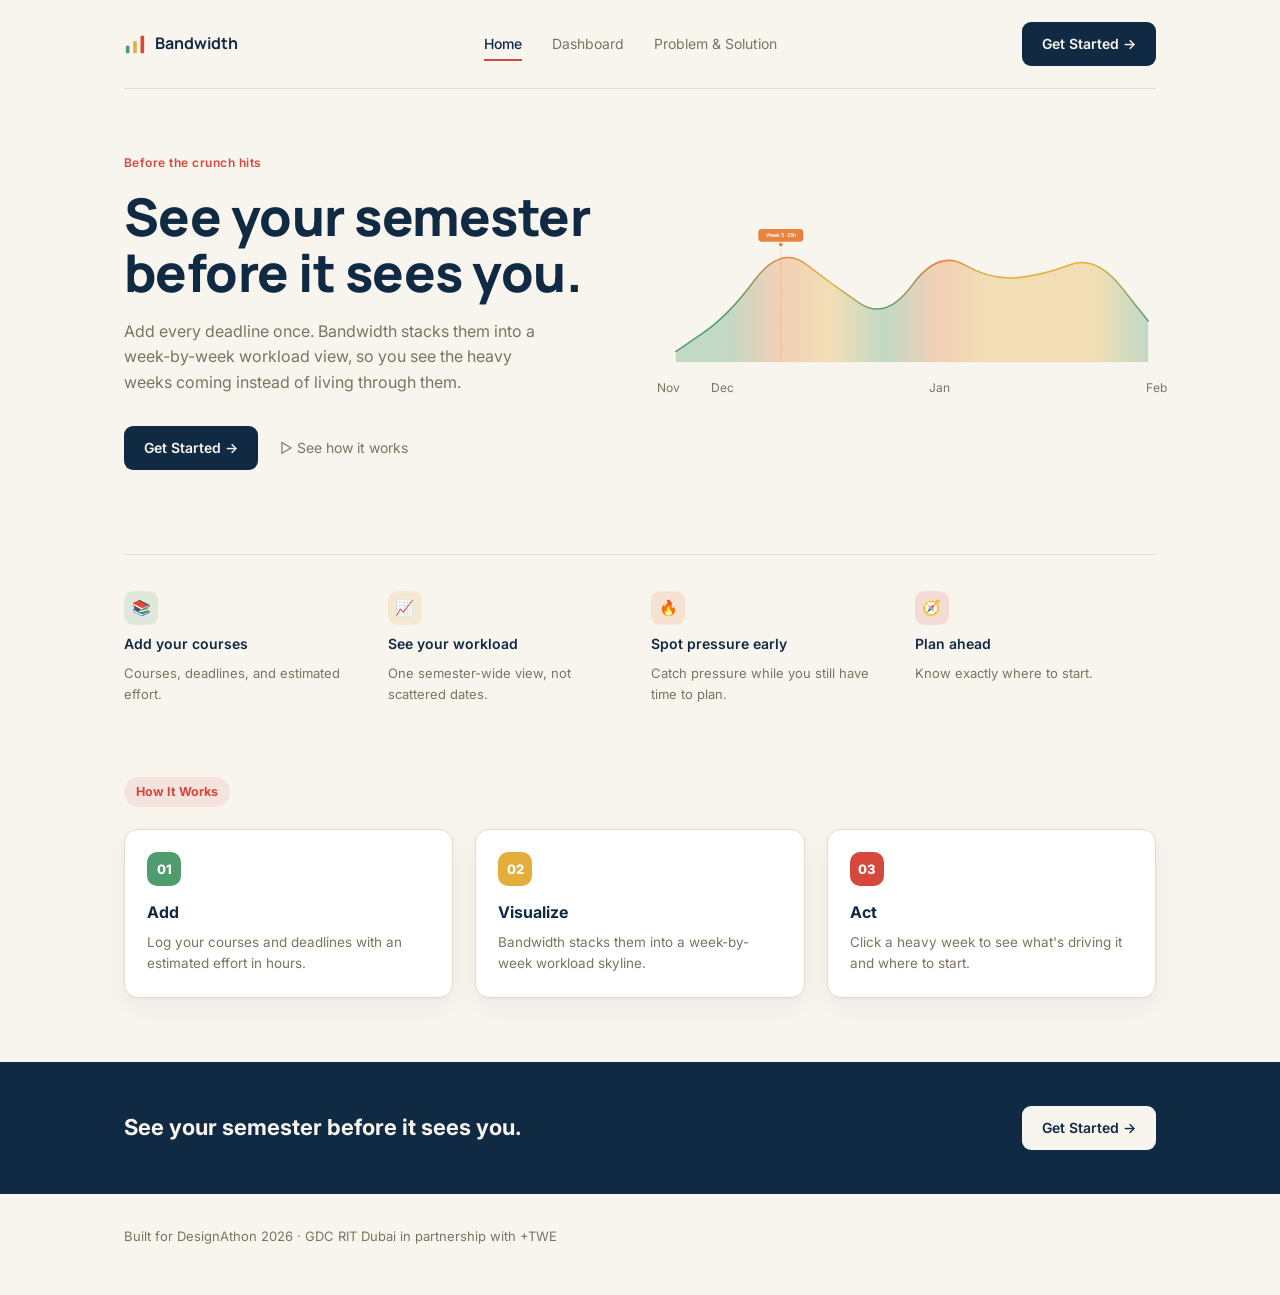
<file: index.html>
<!DOCTYPE html>
<html lang="en">
<head>
<meta charset="UTF-8" />
<meta name="viewport" content="width=device-width, initial-scale=1.0" />
<title>Bandwidth — see your semester before it sees you</title>
<link rel="icon" type="image/svg+xml" href="favicon.svg" />
<meta property="og:title" content="Bandwidth — see your semester before it sees you" />
<meta property="og:description" content="A week-by-week workload skyline for your semester, so crunch weeks show up before they happen." />
<meta property="og:image" content="https://insia-8.github.io/Bandwidth/og-image.png" />
<meta property="og:type" content="website" />
<meta property="og:url" content="https://insia-8.github.io/Bandwidth/" />
<meta name="twitter:card" content="summary_large_image" />
<link rel="stylesheet" href="style.css" />
</head>
<body>

<div class="wrap">
  <nav class="topnav">
    <a href="index.html" class="logo">
      <svg viewBox="0 0 24 24" fill="none" xmlns="http://www.w3.org/2000/svg">
        <rect x="2" y="14" width="4" height="8" rx="1" fill="#4F9D6E"/>
        <rect x="10" y="9" width="4" height="13" rx="1" fill="#E3AE3C"/>
        <rect x="18" y="3" width="4" height="19" rx="1" fill="#D6483C"/>
      </svg>
      Bandwidth
    </a>
    <div class="nav-links">
      <a href="index.html" class="active">Home</a>
      <a href="dashboard.html">Dashboard</a>
      <a href="problem-solution.html">Problem &amp; Solution</a>
    </div>
    <a href="dashboard.html" class="btn-primary">Get Started →</a>
  </nav>

  <section class="home-hero">
    <div>
      <p class="eyebrow">Before the crunch hits</p>
      <h1>See your semester before it sees you.</h1>
      <p class="lead">Add every deadline once. Bandwidth stacks them into a week-by-week workload view, so you see the heavy weeks coming instead of living through them.</p>
      <div class="hero-actions">
        <a href="dashboard.html" class="btn-primary">Get Started →</a>
        <a href="problem-solution.html" class="watch-link">▷ See how it works</a>
      </div>
    </div>
    <div class="home-skyline-wrap">
      <div id="home-chart"></div>
      <div class="home-month-labels" id="home-chart-labels"></div>
    </div>
  </section>

  <div class="value-props">
    <div class="value-prop reveal" style="transition-delay:0s;">
      <span class="icon-badge" style="background:rgba(79,157,110,0.14);">📚</span>
      <h4>Add your courses</h4>
      <p>Courses, deadlines, and estimated effort.</p>
    </div>
    <div class="value-prop reveal" style="transition-delay:0.08s;">
      <span class="icon-badge" style="background:rgba(227,174,60,0.16);">📈</span>
      <h4>See your workload</h4>
      <p>One semester-wide view, not scattered dates.</p>
    </div>
    <div class="value-prop reveal" style="transition-delay:0.16s;">
      <span class="icon-badge" style="background:rgba(232,130,60,0.16);">🔥</span>
      <h4>Spot pressure early</h4>
      <p>Catch pressure while you still have time to plan.</p>
    </div>
    <div class="value-prop reveal" style="transition-delay:0.24s;">
      <span class="icon-badge" style="background:rgba(214,72,60,0.14);">🧭</span>
      <h4>Plan ahead</h4>
      <p>Know exactly where to start.</p>
    </div>
  </div>

  <div class="how-it-works">
    <p class="section-label">How It Works</p>
    <div class="how-steps">
      <div class="how-step reveal" style="transition-delay:0s;">
        <span class="how-num">01</span>
        <h4>Add</h4>
        <p>Log your courses and deadlines with an estimated effort in hours.</p>
      </div>
      <div class="how-step reveal" style="transition-delay:0.08s;">
        <span class="how-num">02</span>
        <h4>Visualize</h4>
        <p>Bandwidth stacks them into a week-by-week workload skyline.</p>
      </div>
      <div class="how-step reveal" style="transition-delay:0.16s;">
        <span class="how-num">03</span>
        <h4>Act</h4>
        <p>Click a heavy week to see what's driving it and where to start.</p>
      </div>
    </div>
  </div>

</div>

<section class="closing-band reveal">
  <div class="wrap closing-band-inner">
    <p>See your semester before it sees you.</p>
    <a href="dashboard.html" class="btn-primary btn-light">Get Started →</a>
  </div>
</section>

<div class="wrap">
  <footer>Built for DesignAthon 2026 · GDC RIT Dubai in partnership with +TWE</footer>
</div>

<script src="app.js"></script>
</body>
</html>
</file>
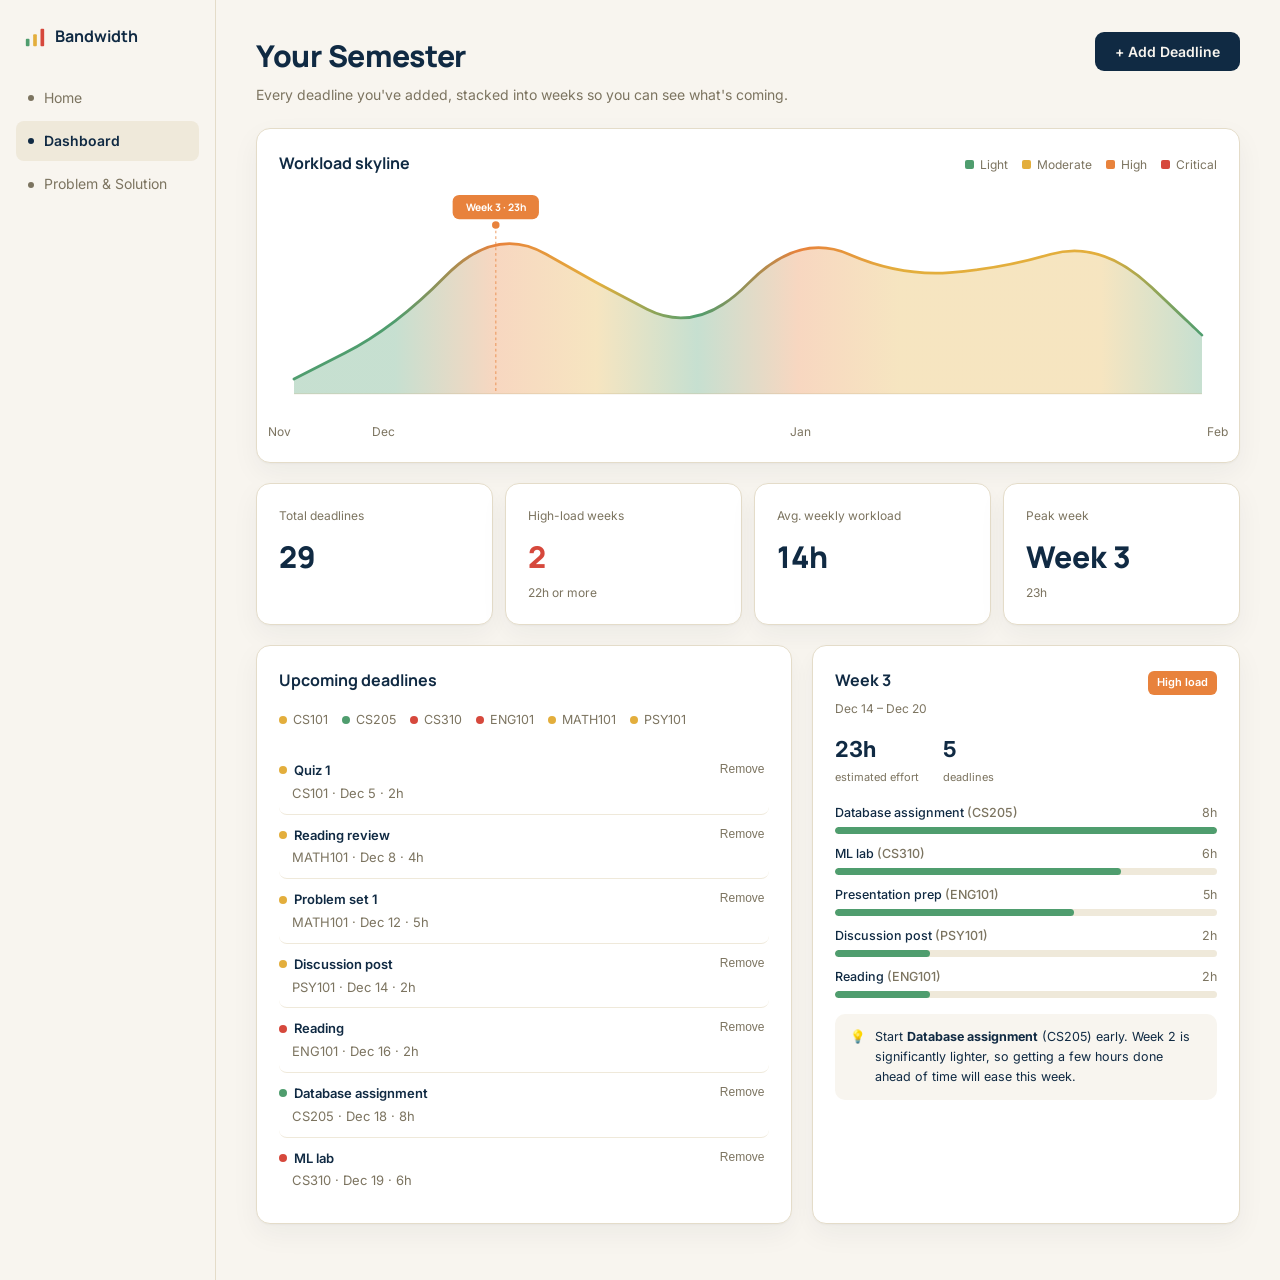
<file: dashboard.html>
<!DOCTYPE html>
<html lang="en">
<head>
<meta charset="UTF-8" />
<meta name="viewport" content="width=device-width, initial-scale=1.0" />
<title>Your Semester — Bandwidth</title>
<link rel="icon" type="image/svg+xml" href="favicon.svg" />
<meta property="og:title" content="Bandwidth — see your semester before it sees you" />
<meta property="og:description" content="A week-by-week workload skyline for your semester, so crunch weeks show up before they happen." />
<meta property="og:image" content="https://insia-8.github.io/Bandwidth/og-image.png" />
<meta property="og:type" content="website" />
<meta property="og:url" content="https://insia-8.github.io/Bandwidth/" />
<meta name="twitter:card" content="summary_large_image" />
<link rel="stylesheet" href="style.css" />
</head>
<body>

<div class="dash-shell">
  <aside class="sidebar">
    <a href="index.html" class="logo">
      <svg viewBox="0 0 24 24" fill="none" xmlns="http://www.w3.org/2000/svg">
        <rect x="2" y="14" width="4" height="8" rx="1" fill="#4F9D6E"/>
        <rect x="10" y="9" width="4" height="13" rx="1" fill="#E3AE3C"/>
        <rect x="18" y="3" width="4" height="19" rx="1" fill="#D6483C"/>
      </svg>
      Bandwidth
    </a>
    <nav class="sidebar-nav">
      <a href="index.html"><span class="dot-icon"></span>Home</a>
      <a href="dashboard.html" class="active"><span class="dot-icon"></span>Dashboard</a>
      <a href="problem-solution.html"><span class="dot-icon"></span>Problem &amp; Solution</a>
    </nav>
  </aside>

  <main class="dash-main">
    <div class="dash-header">
      <div>
        <h1>Your Semester</h1>
        <p>Every deadline you've added, stacked into weeks so you can see what's coming.</p>
      </div>
      <button class="btn-primary" id="open-add-modal">+ Add Deadline</button>
    </div>

    <div class="card skyline-card">
      <div class="skyline-card-head">
        <p class="card-title" style="margin:0;">Workload skyline</p>
        <div class="skyline-legend">
          <span><span class="swatch" style="background:var(--low)"></span>Light</span>
          <span><span class="swatch" style="background:var(--mid)"></span>Moderate</span>
          <span><span class="swatch" style="background:var(--high)"></span>High</span>
          <span><span class="swatch" style="background:var(--crunch)"></span>Critical</span>
        </div>
      </div>
      <div class="skyline-svg-wrap" id="chart"></div>
      <div class="skyline-labels" id="chart-labels"></div>
    </div>

    <div class="stat-grid">
      <div class="card">
        <p class="stat-label">Total deadlines</p>
        <p class="stat-value" id="stat-total">–</p>
      </div>
      <div class="card">
        <p class="stat-label">High-load weeks</p>
        <p class="stat-value crunch" id="stat-highweeks">–</p>
        <p class="stat-sub">22h or more</p>
      </div>
      <div class="card">
        <p class="stat-label">Avg. weekly workload</p>
        <p class="stat-value" id="stat-avg">–</p>
      </div>
      <div class="card">
        <p class="stat-label">Peak week</p>
        <p class="stat-value" id="stat-peak">–</p>
        <p class="stat-sub" id="stat-peak-sub"></p>
      </div>
    </div>

    <div class="dash-lower">
      <div class="card">
        <p class="card-title">Upcoming deadlines</p>
        <div id="course-legend"></div>
        <div id="deadlines-list"></div>
      </div>
      <div class="card" id="week-detail"></div>
    </div>
  </main>
</div>

<div class="modal-overlay" id="modal-overlay">
  <div class="modal">
    <div style="display:flex;justify-content:space-between;align-items:center;">
      <h3>Add a deadline</h3>
      <button type="button" id="close-add-modal" aria-label="Close" style="background:none;border:none;color:var(--muted);font-size:18px;cursor:pointer;line-height:1;margin-top:-18px;">×</button>
    </div>
    <form id="add-form">
      <div class="field">
        <label for="f-course">Course</label>
        <input type="text" id="f-course" placeholder="e.g. CS205" required />
      </div>
      <div class="field">
        <label for="f-title">Assignment name</label>
        <input type="text" id="f-title" placeholder="e.g. Database assignment" required />
      </div>
      <div class="field">
        <label for="f-date">Due date</label>
        <input type="date" id="f-date" required />
      </div>
      <div class="field">
        <label for="f-hours">Estimated effort (hours)</label>
        <input type="number" id="f-hours" min="0.5" step="0.5" placeholder="e.g. 6" required />
      </div>
      <p class="form-error" id="form-error"></p>
      <div class="modal-actions">
        <button type="button" class="btn-secondary" id="cancel-add-modal">Cancel</button>
        <button type="submit" class="btn-primary">Save Deadline</button>
      </div>
    </form>
  </div>
</div>

<script src="app.js"></script>
</body>
</html>
</file>
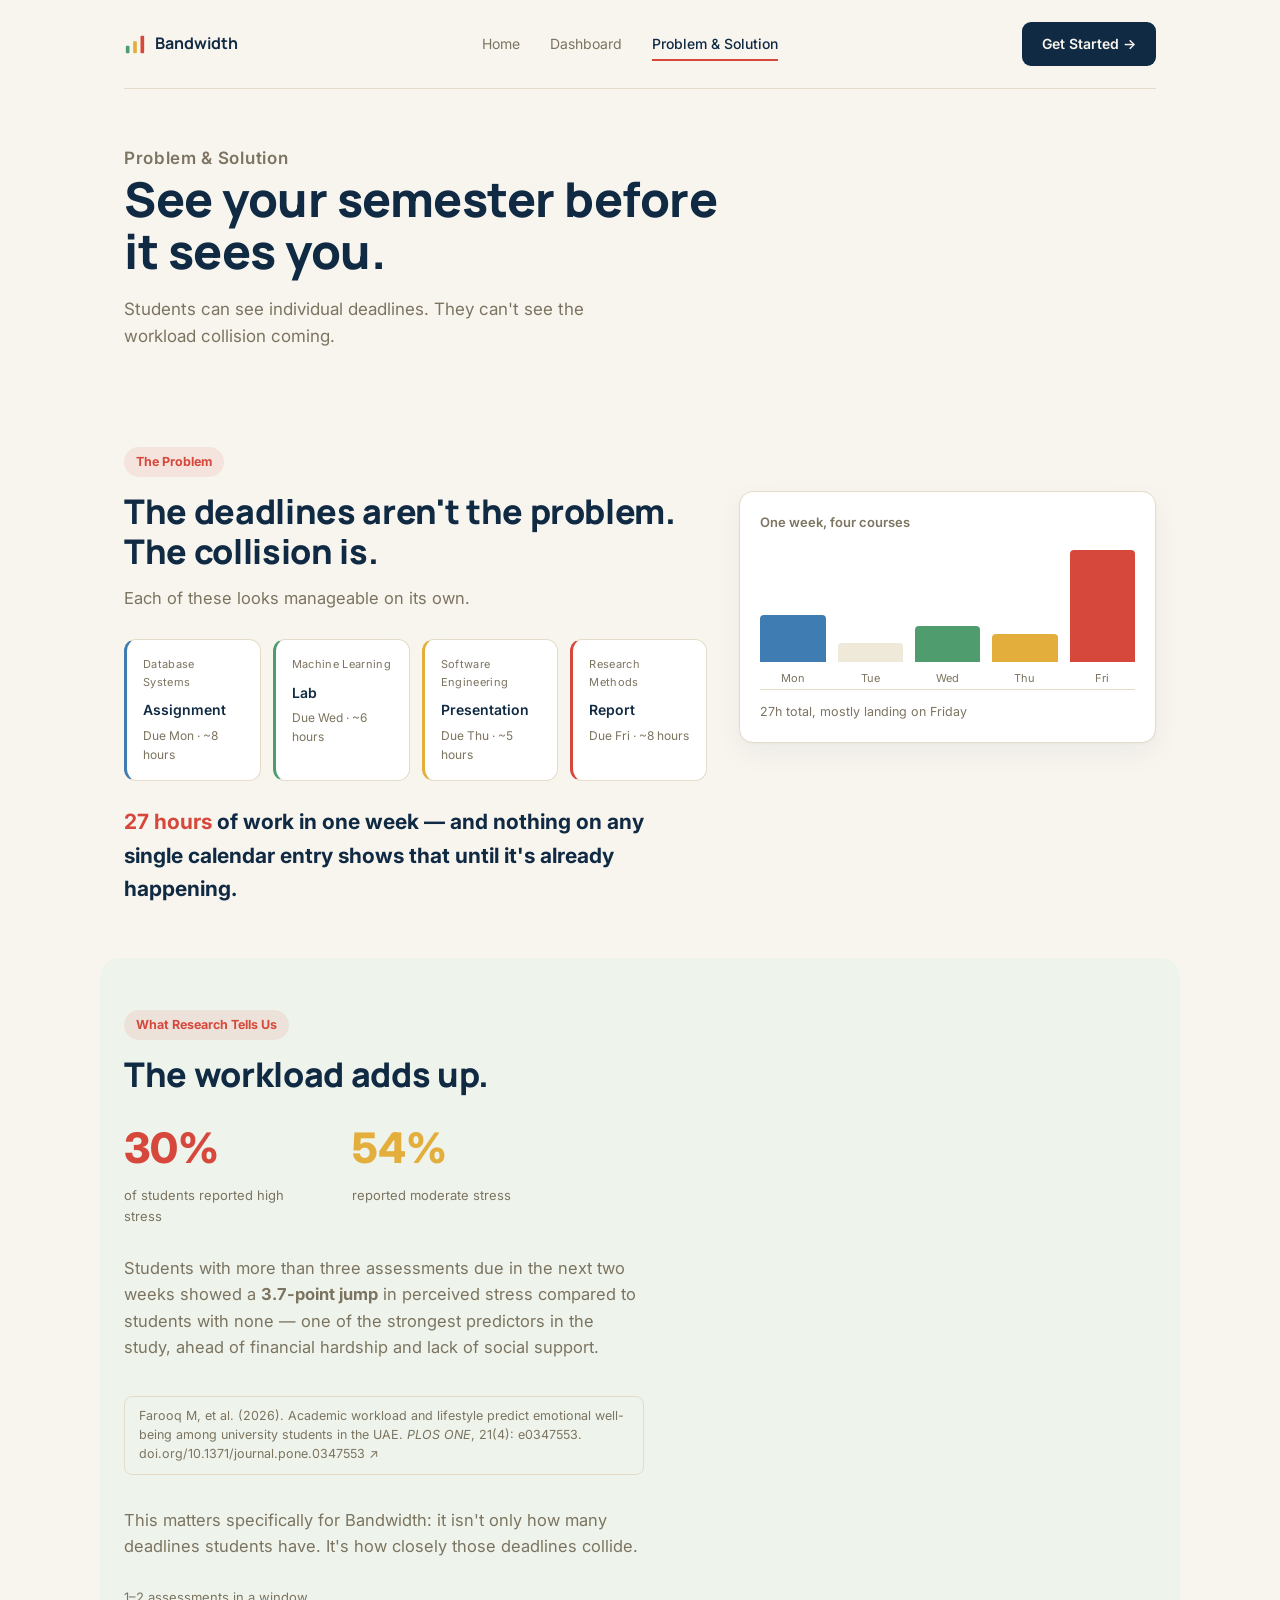
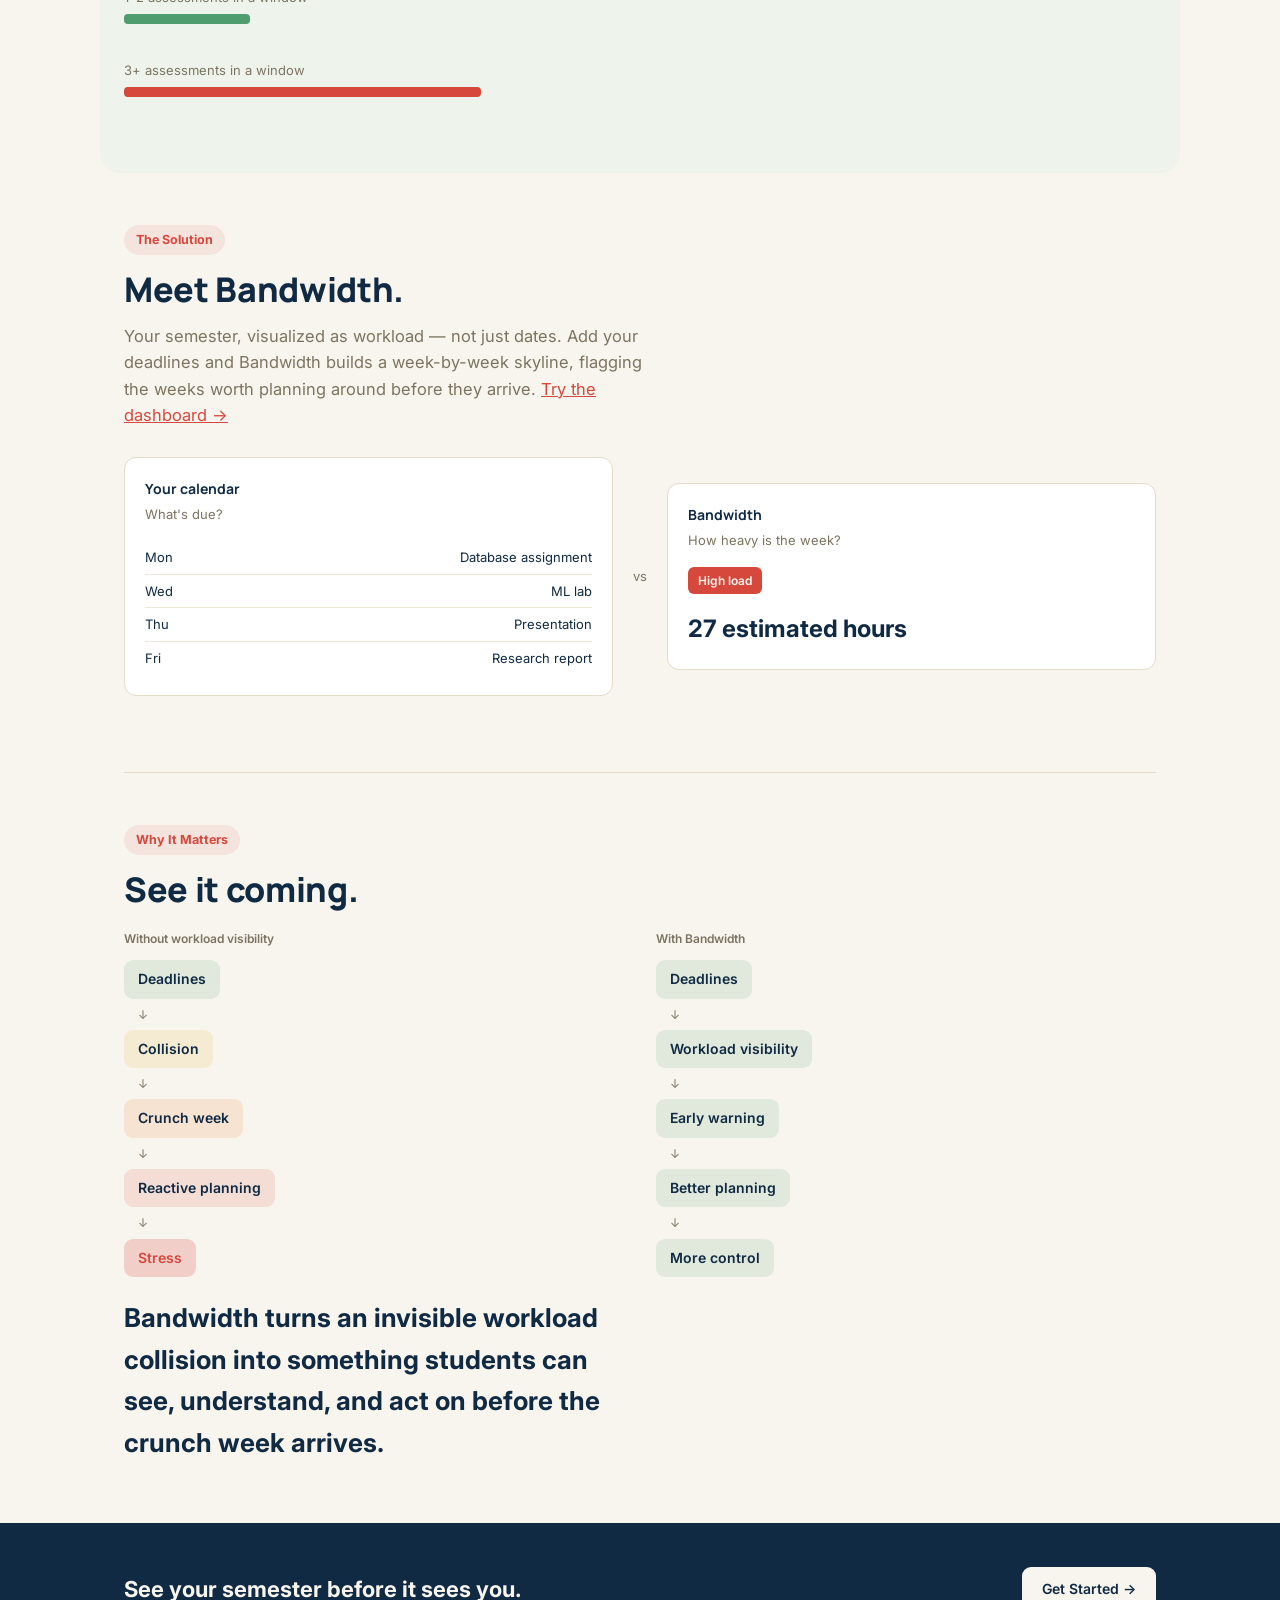
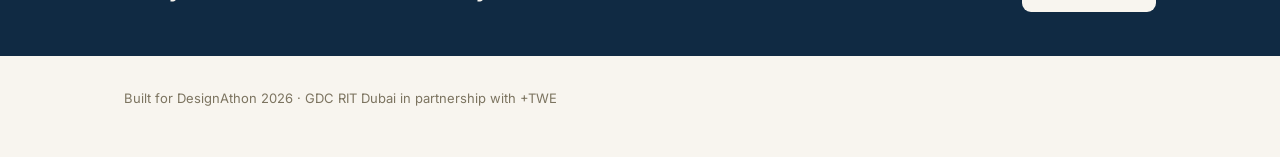
<file: problem-solution.html>
<!DOCTYPE html>
<html lang="en">
<head>
<meta charset="UTF-8" />
<meta name="viewport" content="width=device-width, initial-scale=1.0" />
<title>Problem & Solution — Bandwidth</title>
<link rel="icon" type="image/svg+xml" href="favicon.svg" />
<meta property="og:title" content="Bandwidth — see your semester before it sees you" />
<meta property="og:description" content="A week-by-week workload skyline for your semester, so crunch weeks show up before they happen." />
<meta property="og:image" content="https://insia-8.github.io/Bandwidth/og-image.png" />
<meta property="og:type" content="website" />
<meta property="og:url" content="https://insia-8.github.io/Bandwidth/" />
<meta name="twitter:card" content="summary_large_image" />
<link rel="stylesheet" href="style.css" />
</head>
<body>

<div class="wrap">
  <nav class="topnav">
    <a href="index.html" class="logo">
      <svg viewBox="0 0 24 24" fill="none" xmlns="http://www.w3.org/2000/svg">
        <rect x="2" y="14" width="4" height="8" rx="1" fill="#4F9D6E"/>
        <rect x="10" y="9" width="4" height="13" rx="1" fill="#E3AE3C"/>
        <rect x="18" y="3" width="4" height="19" rx="1" fill="#D6483C"/>
      </svg>
      Bandwidth
    </a>
    <div class="nav-links">
      <a href="index.html">Home</a>
      <a href="dashboard.html">Dashboard</a>
      <a href="problem-solution.html" class="active">Problem &amp; Solution</a>
    </div>
    <a href="dashboard.html" class="btn-primary">Get Started →</a>
  </nav>

  <section class="hero">
    <p class="eyebrow">Problem &amp; Solution</p>
    <h1>See your semester before it sees you.</h1>
    <p>Students can see individual deadlines. They can't see the workload collision coming.</p>
  </section>

  <section class="section">
    <p class="section-label">The Problem</p>
    <div class="problem-split">
      <div class="reveal">
        <h2>The deadlines aren't the problem. The collision is.</h2>
        <p class="lead">Each of these looks manageable on its own.</p>

        <div class="deadline-cards">
          <div class="deadline-card reveal" style="border-left:3px solid #3E7CB1;">
            <p class="course">Database Systems</p>
            <p class="task">Assignment</p>
            <p class="meta">Due Mon · ~8 hours</p>
          </div>
          <div class="deadline-card reveal" style="border-left:3px solid var(--low);transition-delay:0.08s;">
            <p class="course">Machine Learning</p>
            <p class="task">Lab</p>
            <p class="meta">Due Wed · ~6 hours</p>
          </div>
          <div class="deadline-card reveal" style="border-left:3px solid var(--mid);transition-delay:0.16s;">
            <p class="course">Software Engineering</p>
            <p class="task">Presentation</p>
            <p class="meta">Due Thu · ~5 hours</p>
          </div>
          <div class="deadline-card reveal" style="border-left:3px solid var(--crunch);transition-delay:0.24s;">
            <p class="course">Research Methods</p>
            <p class="task">Report</p>
            <p class="meta">Due Fri · ~8 hours</p>
          </div>
        </div>

        <p class="callout"><strong>27 hours</strong> of work in one week — and nothing on any single calendar entry shows that until it's already happening.</p>
      </div>

      <div class="mini-chart-card reveal" style="transition-delay:0.15s;">
        <p class="mini-chart-title">One week, four courses</p>
        <div class="mini-bars">
          <div class="mini-bar-col"><div class="mini-bar" style="height:34%;background:#3E7CB1;"></div><span>Mon</span></div>
          <div class="mini-bar-col"><div class="mini-bar" style="height:14%;background:var(--border-light);"></div><span>Tue</span></div>
          <div class="mini-bar-col"><div class="mini-bar" style="height:26%;background:var(--low);"></div><span>Wed</span></div>
          <div class="mini-bar-col"><div class="mini-bar" style="height:20%;background:var(--mid);"></div><span>Thu</span></div>
          <div class="mini-bar-col"><div class="mini-bar" style="height:100%;background:var(--crunch);"></div><span>Fri</span></div>
        </div>
        <p class="mini-chart-total">27h total, mostly landing on Friday</p>
      </div>
    </div>
  </section>

  <section class="section tinted reveal">
    <p class="section-label">What Research Tells Us</p>
    <h2>The workload adds up.</h2>

    <div class="stat-pair">
      <div>
        <p class="big-stat-num count-up" data-target="30" data-suffix="%" style="color:var(--crunch);">0%</p>
        <p class="big-stat-label">of students reported high stress</p>
      </div>
      <div>
        <p class="big-stat-num count-up" data-target="54" data-suffix="%" style="color:var(--mid);">0%</p>
        <p class="big-stat-label">reported moderate stress</p>
      </div>
    </div>

    <p class="lead">Students with more than three assessments due in the next two weeks showed a <strong>3.7-point jump</strong> in perceived stress compared to students with none — one of the strongest predictors in the study, ahead of financial hardship and lack of social support.</p>
    <div class="source-card">
      <a href="https://doi.org/10.1371/journal.pone.0347553" target="_blank" rel="noopener" style="color:inherit;">Farooq M, et al. (2026). Academic workload and lifestyle predict emotional well-being among university students in the UAE. <em>PLOS ONE</em>, 21(4): e0347553. doi.org/10.1371/journal.pone.0347553 ↗</a>
    </div>

    <p class="lead" style="margin-top:32px;">This matters specifically for Bandwidth: it isn't only how many deadlines students have. It's how closely those deadlines collide.</p>

    <div class="compare-grid reveal" style="grid-template-columns: 1fr; max-width:420px;">
      <div>
        <p style="font-size:13px; color:var(--muted); margin:0 0 6px;">1–2 assessments in a window</p>
        <div style="background:var(--low); height:10px; width:30%; border-radius:4px;"></div>
      </div>
      <div>
        <p style="font-size:13px; color:var(--muted); margin:16px 0 6px;">3+ assessments in a window</p>
        <div style="background:var(--crunch); height:10px; width:85%; border-radius:4px;"></div>
      </div>
    </div>
  </section>

  <section class="section">
    <p class="section-label">The Solution</p>
    <h2>Meet Bandwidth.</h2>
    <p class="lead">Your semester, visualized as workload — not just dates. Add your deadlines and Bandwidth builds a week-by-week skyline, flagging the weeks worth planning around before they arrive. <a href="dashboard.html" style="color:var(--crunch)">Try the dashboard →</a></p>

    <div class="compare-grid reveal">
      <div class="compare-card">
        <h3>Your calendar</h3>
        <p class="q">What's due?</p>
        <div class="compare-row"><span>Mon</span><span>Database assignment</span></div>
        <div class="compare-row"><span>Wed</span><span>ML lab</span></div>
        <div class="compare-row"><span>Thu</span><span>Presentation</span></div>
        <div class="compare-row" style="border-bottom:none;"><span>Fri</span><span>Research report</span></div>
      </div>
      <div class="vs">vs</div>
      <div class="compare-card">
        <h3>Bandwidth</h3>
        <p class="q">How heavy is the week?</p>
        <span class="load-badge-lg">High load</span>
        <p style="font-size:24px; font-weight:700; margin:8px 0 0;">27 estimated hours</p>
      </div>
    </div>
  </section>

  <section class="section">
    <p class="section-label">Why It Matters</p>
    <h2>See it coming.</h2>

    <div class="flow-pair">
      <div class="reveal">
        <h4>Without workload visibility</h4>
        <div class="flow without">
          <span>Deadlines</span><span class="arrow">↓</span>
          <span>Collision</span><span class="arrow">↓</span>
          <span>Crunch week</span><span class="arrow">↓</span>
          <span>Reactive planning</span><span class="arrow">↓</span>
          <span>Stress</span>
        </div>
      </div>
      <div class="reveal" style="transition-delay:0.15s;">
        <h4>With Bandwidth</h4>
        <div class="flow with">
          <span>Deadlines</span><span class="arrow">↓</span>
          <span>Workload visibility</span><span class="arrow">↓</span>
          <span>Early warning</span><span class="arrow">↓</span>
          <span>Better planning</span><span class="arrow">↓</span>
          <span>More control</span>
        </div>
      </div>
    </div>

    <p class="closing reveal">Bandwidth turns an invisible workload collision into something students can see, understand, and act on before the crunch week arrives.</p>
  </section>
</div>

<section class="closing-band reveal">
  <div class="wrap closing-band-inner">
    <p>See your semester before it sees you.</p>
    <a href="dashboard.html" class="btn-primary btn-light">Get Started →</a>
  </div>
</section>

<div class="wrap">
  <footer>Built for DesignAthon 2026 · GDC RIT Dubai in partnership with +TWE</footer>
</div>

<script src="app.js"></script>
</body>
</html>
</file>
<file: style.css>
@import url('https://fonts.googleapis.com/css2?family=Manrope:wght@500;600;700;800&family=Inter:wght@400;500;600&display=swap');

:root {
  --bg: #F8F5EF;
  --card: #FFFFFF;
  --border: #E4DCC9;
  --border-light: #EFE9DA;
  --text: #102A43;
  --muted: #7C7460;

  /* workload gradient, low to critical */
  --low: #4F9D6E;
  --mid: #E3AE3C;
  --high: #E8823C;
  --crunch: #D6483C;

  /* legacy aliases used on the problem/solution page */
  --green: var(--low);
  --amber: var(--mid);
  --coral: var(--crunch);
}

* { box-sizing: border-box; }

body {
  margin: 0;
  background: var(--bg);
  color: var(--text);
  font-family: 'Inter', system-ui, sans-serif;
  line-height: 1.6;
  -webkit-font-smoothing: antialiased;
}

h1, h2, h3, .stat-value, .card-title {
  font-family: 'Manrope', system-ui, sans-serif;
}

a { color: inherit; }

.wrap {
  max-width: 1080px;
  margin: 0 auto;
  padding: 0 24px;
}

/* ---------- Logo ---------- */
.logo {
  display: flex;
  align-items: center;
  gap: 9px;
  font-family: 'Manrope', sans-serif;
  font-weight: 700;
  font-size: 16px;
  text-decoration: none;
  color: var(--text);
}
.logo svg { width: 22px; height: 22px; flex-shrink: 0; }

/* ---------- Top nav (marketing pages) ---------- */
.topnav {
  display: flex;
  justify-content: space-between;
  align-items: center;
  padding: 22px 0;
  border-bottom: 1px solid var(--border);
}
.nav-links { display: flex; gap: 30px; font-size: 14px; }
.nav-links a { color: var(--muted); text-decoration: none; }
.nav-links a.active, .nav-links a:hover { color: var(--text); font-weight: 500; }

.btn-primary {
  background: var(--text);
  color: var(--bg);
  padding: 11px 20px;
  border-radius: 9px;
  font-size: 14px;
  font-weight: 600;
  text-decoration: none;
  border: none;
  cursor: pointer;
  font-family: inherit;
  display: inline-flex;
  align-items: center;
  gap: 6px;
}
.btn-primary:hover { opacity: 0.88; }

.btn-secondary {
  background: transparent;
  border: 1px solid var(--border);
  color: var(--text);
  padding: 10px 18px;
  border-radius: 9px;
  font-size: 14px;
  font-weight: 500;
  cursor: pointer;
  font-family: inherit;
}
.btn-secondary:hover { border-color: var(--muted); }

.watch-link {
  color: var(--muted);
  font-size: 14px;
  text-decoration: none;
  display: inline-flex;
  align-items: center;
  gap: 7px;
}

/* ---------- Home hero ---------- */
@keyframes heroIn {
  from { opacity: 0; transform: translateY(14px); }
  to { opacity: 1; transform: translateY(0); }
}
.home-hero > div:first-child { animation: heroIn 0.7s ease-out both; }
.home-hero .home-skyline-wrap { animation: heroIn 0.8s ease-out 0.1s both; }

.home-hero {
  display: grid;
  grid-template-columns: 1fr 1fr;
  gap: 56px;
  align-items: center;
  padding: 64px 0 48px;
}
.eyebrow {
  font-size: 12px;
  letter-spacing: 0.04em;
  color: var(--crunch);
  font-weight: 600;
  margin: 0 0 16px;
}
.home-hero h1 {
  font-weight: 800;
  font-size: 52px;
  line-height: 1.08;
  margin: 0 0 18px;
  letter-spacing: -0.01em;
}
.home-hero .lead {
  font-size: 16px;
  color: var(--muted);
  max-width: 420px;
  margin: 0;
}
.hero-actions {
  display: flex;
  align-items: center;
  gap: 22px;
  margin-top: 30px;
}

.home-skyline-wrap { position: relative; }
.home-skyline-wrap svg { width: 100%; height: auto; display: block; }
.home-month-labels {
  position: relative;
  height: 18px;
  margin-top: 4px;
}
.home-month-labels span {
  position: absolute;
  transform: translateX(-50%);
  font-size: 12px;
  color: var(--muted);
}

.value-props {
  display: grid;
  grid-template-columns: repeat(4, minmax(0, 1fr));
  gap: 22px;
  padding: 36px 0 60px;
  border-top: 1px solid var(--border);
  margin-top: 36px;
}
.value-prop { display: flex; flex-direction: column; gap: 8px; }
.value-prop .icon-badge {
  width: 34px;
  height: 34px;
  border-radius: 9px;
  background: var(--border-light);
  display: flex;
  align-items: center;
  justify-content: center;
  font-size: 15px;
}
.value-prop h4 { font-size: 14px; font-weight: 600; margin: 0; }
.value-prop p { font-size: 13px; color: var(--muted); margin: 0; }

/* ---------- Dashboard shell ---------- */
.dash-shell {
  display: grid;
  grid-template-columns: 216px 1fr;
  min-height: 100vh;
}
.sidebar {
  border-right: 1px solid var(--border);
  padding: 24px 16px;
  display: flex;
  flex-direction: column;
  gap: 28px;
}
.sidebar .logo { padding: 0 8px; }
.sidebar-nav { display: flex; flex-direction: column; gap: 3px; }
.sidebar-nav a {
  display: flex;
  align-items: center;
  gap: 10px;
  padding: 9px 12px;
  border-radius: 8px;
  color: var(--muted);
  text-decoration: none;
  font-size: 14px;
}
.sidebar-nav a .dot-icon { width: 6px; height: 6px; border-radius: 50%; background: currentColor; }
.sidebar-nav a.active { background: var(--border-light); color: var(--text); font-weight: 600; }
.sidebar-nav a:hover { color: var(--text); }

@keyframes dashIn {
  from { opacity: 0; transform: translateY(10px); }
  to { opacity: 1; transform: translateY(0); }
}
.dash-main {
  padding: 32px 40px 56px;
  max-width: 1120px;
  animation: dashIn 0.5s ease-out both;
}
.dash-header {
  display: flex;
  justify-content: space-between;
  align-items: flex-start;
  margin-bottom: 22px;
  gap: 16px;
  flex-wrap: wrap;
}
.dash-header h1 { font-size: 30px; font-weight: 800; margin: 0 0 4px; letter-spacing: -0.01em; }
.dash-header p { color: var(--muted); font-size: 14px; margin: 0; }

/* ---------- Cards ---------- */
.card {
  background: var(--card);
  border: 1px solid var(--border);
  border-radius: 14px;
  padding: 22px;
  box-shadow: 0 1px 2px rgba(16, 42, 67, 0.04), 0 10px 28px rgba(16, 42, 67, 0.05);
}

.stat-grid {
  display: grid;
  grid-template-columns: repeat(4, minmax(0, 1fr));
  gap: 12px;
  margin: 0 0 20px;
}
.stat-label { font-size: 12px; color: var(--muted); margin: 0 0 8px; }
.stat-value { font-size: 30px; font-weight: 800; margin: 0; }
.stat-value.crunch { color: var(--crunch); }
.stat-sub { font-size: 12px; color: var(--muted); margin: 2px 0 0; }

/* ---------- Skyline chart ---------- */
.skyline-card { margin-bottom: 20px; }
.skyline-card-head {
  display: flex;
  justify-content: space-between;
  align-items: center;
  margin-bottom: 16px;
}
.skyline-legend { display: flex; gap: 14px; font-size: 12px; color: var(--muted); }
.skyline-legend span { display: flex; align-items: center; gap: 6px; }
.swatch { width: 9px; height: 9px; border-radius: 2px; display: inline-block; }

.skyline-svg-wrap { position: relative; }
.skyline-svg-wrap svg { width: 100%; height: auto; display: block; }
.skyline-labels {
  position: relative;
  height: 18px;
  margin-top: 4px;
}
.skyline-labels span {
  position: absolute;
  transform: translateX(-50%);
  font-size: 12px;
  color: var(--muted);
}

.week-hit { cursor: pointer; }
.week-hit:hover ~ .skyline-hover-note { opacity: 1; }

/* ---------- Lower dashboard grid ---------- */
.dash-lower {
  display: grid;
  grid-template-columns: 1.25fr 1fr;
  gap: 20px;
}
.card-title { font-size: 16px; font-weight: 700; margin: 0 0 16px; }

.deadline-row {
  display: flex;
  justify-content: space-between;
  align-items: flex-start;
  padding: 10px 0;
  border-bottom: 1px solid var(--border-light);
  font-size: 13px;
}
.deadline-row:last-child { border-bottom: none; }
.deadline-title { font-weight: 600; margin: 0 0 2px; display: flex; align-items: center; gap: 7px; }
.deadline-sub { color: var(--muted); margin: 0 0 0 13px; }
.dot { width: 8px; height: 8px; border-radius: 50%; display: inline-block; flex-shrink: 0; }
.delete-btn {
  background: none;
  border: none;
  color: var(--muted);
  cursor: pointer;
  font-size: 12px;
  padding: 2px 4px;
}
.delete-btn:hover { color: var(--crunch); }

/* ---------- Week detail panel ---------- */
.week-detail-head {
  display: flex;
  justify-content: space-between;
  align-items: baseline;
  margin-bottom: 4px;
}
.week-detail-head h3 { font-size: 16px; margin: 0; }
.load-badge {
  display: inline-block;
  font-size: 11px;
  font-weight: 600;
  padding: 3px 9px;
  border-radius: 6px;
  color: #fff;
}
.week-detail-range { font-size: 12px; color: var(--muted); margin: 0 0 14px; }
.week-detail-nums { display: flex; gap: 24px; margin-bottom: 16px; }
.week-detail-nums .num { font-size: 22px; font-weight: 700; margin: 0; }
.week-detail-nums .num-label { font-size: 11px; color: var(--muted); margin: 2px 0 0; }

.load-bar-row { margin-bottom: 10px; }
.load-bar-top { display: flex; justify-content: space-between; font-size: 12.5px; margin-bottom: 4px; }
.load-bar-top .name { font-weight: 500; }
.load-bar-top .hrs { color: var(--muted); }
.load-bar-track { background: var(--border-light); border-radius: 4px; height: 7px; overflow: hidden; }
.load-bar-fill { height: 100%; border-radius: 4px; }

.suggestion-box {
  margin-top: 16px;
  background: var(--bg);
  border-radius: 10px;
  padding: 13px 15px;
  font-size: 12.5px;
  display: flex;
  gap: 9px;
  align-items: flex-start;
  color: var(--text);
}
.suggestion-box .bulb { flex-shrink: 0; }

/* ---------- Add deadline button + modal ---------- */
/* ---------- motion: respect reduced-motion preference globally ---------- */
@media (prefers-reduced-motion: reduce) {
  *, *::before, *::after {
    animation-duration: 0.001ms !important;
    transition-duration: 0.001ms !important;
    scroll-behavior: auto !important;
  }
}

/* ---------- scroll-reveal utility ---------- */
.reveal {
  opacity: 0;
  transform: translateY(18px);
  transition: opacity 0.6s ease-out, transform 0.6s ease-out;
}
.reveal.in { opacity: 1; transform: translateY(0); }

/* ---------- hover micro-interactions ---------- */
.btn-primary, .btn-secondary, .btn-light {
  transition: transform 0.15s ease, opacity 0.15s ease, box-shadow 0.15s ease;
}
.btn-primary:hover, .btn-light:hover { transform: translateY(-2px); box-shadow: 0 6px 16px rgba(16,42,67,0.14); }
.btn-secondary:hover { transform: translateY(-2px); }
.btn-primary:active, .btn-secondary:active, .btn-light:active { transform: translateY(0); }

.value-prop, .how-step, .deadline-card, .mini-chart-card, .compare-card {
  transition: transform 0.2s ease, box-shadow 0.2s ease;
}
.how-step:hover, .deadline-card:hover, .mini-chart-card:hover, .compare-card:hover {
  transform: translateY(-3px);
  box-shadow: 0 4px 10px rgba(16,42,67,0.06), 0 16px 32px rgba(16,42,67,0.08);
}
.value-prop:hover .icon-badge { transform: scale(1.1) rotate(-4deg); }
.icon-badge { transition: transform 0.2s ease; }

.deadline-row { transition: background 0.15s ease; border-radius: 8px; }
.deadline-row:hover { background: var(--bg); }

.sidebar-nav a, .nav-links a { transition: color 0.15s ease, background 0.15s ease; }

.nav-links a { position: relative; }
.nav-links a::after {
  content: "";
  position: absolute;
  left: 0;
  bottom: -6px;
  width: 0;
  height: 2px;
  background: var(--crunch);
  transition: width 0.25s ease;
}
.nav-links a:hover::after, .nav-links a.active::after { width: 100%; }

.load-bar-fill { transition: width 0.7s ease-out; }

/* ---------- modal: fade + scale instead of hard toggle ---------- */
.modal-overlay {
  position: fixed;
  inset: 0;
  background: rgba(16, 42, 67, 0.35);
  display: flex;
  align-items: center;
  justify-content: center;
  z-index: 60;
  padding: 20px;
  opacity: 0;
  visibility: hidden;
  transition: opacity 0.2s ease, visibility 0s linear 0.2s;
}
.modal-overlay.open {
  opacity: 1;
  visibility: visible;
  transition: opacity 0.2s ease;
}
.modal {
  background: var(--card);
  border-radius: 14px;
  padding: 24px;
  width: 380px;
  max-width: 100%;
  transform: scale(0.94) translateY(6px);
  transition: transform 0.22s ease;
}
.modal-overlay.open .modal { transform: scale(1) translateY(0); }
.modal h3 { font-size: 16px; margin: 0 0 18px; }
.field { margin-bottom: 13px; display: flex; flex-direction: column; gap: 6px; }
.field label { font-size: 12px; color: var(--muted); }
.field input {
  padding: 10px 11px;
  border: 1px solid var(--border);
  border-radius: 8px;
  font-size: 13px;
  font-family: inherit;
  background: var(--bg);
  color: var(--text);
}
.modal-actions { display: flex; justify-content: flex-end; gap: 10px; margin-top: 6px; }
.form-error { color: var(--crunch); font-size: 12.5px; min-height: 16px; margin: 2px 0 0; }

/* ---------- Problem & solution page (existing sections, restyled via variables) ---------- */
.hero { padding: 56px 0 44px; }
.hero h1 {
  font-weight: 800;
  font-size: 48px;
  line-height: 1.1;
  margin: 0 0 18px;
  max-width: 620px;
  letter-spacing: -0.01em;
}
.hero p { font-size: 17px; color: var(--muted); max-width: 480px; margin: 0; }

.section { padding: 52px 0; }
.section + .section { border-top: 1px solid var(--border); }
.section.tinted {
  background: #EEF4EC;
  margin: 0 -24px;
  padding: 52px 24px;
  border-radius: 20px;
  border-top: none !important;
}
.section.tinted + .section { border-top: none; }
.section-label {
  display: inline-block;
  font-size: 12.5px;
  color: var(--crunch);
  background: rgba(214, 72, 60, 0.1);
  font-weight: 700;
  padding: 5px 12px;
  border-radius: 20px;
  margin: 0 0 14px;
}
.section h2 { font-weight: 800; font-size: 34px; line-height: 1.18; margin: 0 0 14px; max-width: 580px; letter-spacing: -0.01em; }
.section p.lead { font-size: 16.5px; color: var(--muted); max-width: 520px; margin: 0 0 28px; }

.deadline-cards { display: grid; grid-template-columns: repeat(4, minmax(0, 1fr)); gap: 12px; margin-bottom: 24px; }
.deadline-card { background: var(--card); border: 1px solid var(--border); border-radius: 12px; padding: 16px; }
.deadline-card .course { font-size: 11px; color: var(--muted); letter-spacing: 0.03em; margin: 0 0 8px; }
.deadline-card .task { font-size: 14px; font-weight: 600; margin: 0 0 4px; }
.deadline-card .meta { font-size: 12px; color: var(--muted); margin: 0; }

.callout { font-weight: 700; font-size: 21px; margin: 20px 0 0; }
.callout strong { color: var(--crunch); }

.stat-pair { display: flex; gap: 48px; margin: 20px 0 28px; flex-wrap: wrap; }
.big-stat-num { font-weight: 800; font-size: 42px; margin: 0; color: var(--crunch); }
.big-stat-label { font-size: 13px; color: var(--muted); max-width: 180px; margin: 4px 0 0; }

.source-card { display: inline-block; font-size: 12.5px; line-height: 1.5; color: var(--muted); border: 1px solid var(--border); border-radius: 8px; padding: 10px 14px; margin-top: 8px; max-width: 520px; }
.source-card a { text-decoration: none; }
.source-card a:hover { text-decoration: underline; }

.compare-grid { display: grid; grid-template-columns: 1fr auto 1fr; gap: 20px; align-items: center; margin: 24px 0; }
.compare-card { background: var(--card); border: 1px solid var(--border); border-radius: 12px; padding: 20px; }
.compare-card h3 { font-size: 14px; font-weight: 700; margin: 0 0 4px; }
.compare-card .q { font-size: 13px; color: var(--muted); margin: 0 0 16px; }
.compare-row { display: flex; justify-content: space-between; font-size: 13px; padding: 6px 0; border-bottom: 1px solid var(--border-light); }
.vs { font-size: 13px; color: var(--muted); text-align: center; }

.load-badge-lg {
  display: inline-block;
  background: var(--crunch);
  color: #FAF6EF;
  font-size: 12px;
  font-weight: 600;
  padding: 4px 10px;
  border-radius: 6px;
  margin-bottom: 8px;
}

.flow { display: flex; flex-direction: column; gap: 6px; font-size: 14px; }
.flow span:not(.arrow) {
  display: inline-block;
  padding: 8px 14px;
  border-radius: 9px;
  font-weight: 600;
  width: fit-content;
}
.flow.without span:not(.arrow):nth-child(1) { background: rgba(79,157,110,0.14); }
.flow.without span:not(.arrow):nth-child(3) { background: rgba(227,174,60,0.16); }
.flow.without span:not(.arrow):nth-child(5) { background: rgba(232,130,60,0.16); }
.flow.without span:not(.arrow):nth-child(7) { background: rgba(214,72,60,0.14); }
.flow.without span:not(.arrow):nth-child(9) { background: rgba(214,72,60,0.22); color: var(--crunch); }
.flow.with span:not(.arrow) { background: rgba(79,157,110,0.14); }
.flow span.arrow { color: var(--muted); font-size: 12px; padding-left: 14px; }
.flow-pair { display: grid; grid-template-columns: 1fr 1fr; gap: 32px; margin: 20px 0; }
.flow-pair h4 { font-size: 12px; color: var(--muted); font-weight: 600; margin: 0 0 12px; }

.closing { font-weight: 700; font-size: 26px; margin: 0; max-width: 480px; }

/* ---------- problem section split + mini chart ---------- */
.problem-split {
  display: grid;
  grid-template-columns: 1.4fr 1fr;
  gap: 32px;
  align-items: start;
}
.mini-chart-card {
  background: var(--card);
  border: 1px solid var(--border);
  border-radius: 14px;
  padding: 20px;
  box-shadow: 0 1px 2px rgba(16, 42, 67, 0.04), 0 10px 28px rgba(16, 42, 67, 0.05);
}
.mini-chart-title { font-size: 13px; font-weight: 600; color: var(--muted); margin: 0 0 18px; }
.mini-bars {
  display: flex;
  align-items: flex-end;
  gap: 12px;
  height: 140px;
  border-bottom: 1px solid var(--border);
  padding-bottom: 2px;
}
.mini-bar-col { flex: 1; display: flex; flex-direction: column; align-items: center; justify-content: flex-end; height: 100%; gap: 8px; }
.mini-bar { width: 100%; border-radius: 4px 4px 0 0; min-height: 4px; }
.mini-bar-col span { font-size: 11px; color: var(--muted); }
.mini-chart-total { font-size: 12.5px; color: var(--muted); margin: 12px 0 0; }

/* ---------- closing CTA band ---------- */
.closing-band { background: var(--text); padding: 44px 0; margin-top: 8px; }
.closing-band-inner {
  display: flex;
  justify-content: space-between;
  align-items: center;
  gap: 20px;
  flex-wrap: wrap;
}
.closing-band-inner p {
  color: #F8F5EF;
  font-weight: 700;
  font-size: 22px;
  margin: 0;
  max-width: 420px;
}
.btn-light { background: #F8F5EF; color: var(--text); }
.btn-light:hover { opacity: 0.9; }

/* ---------- course legend ---------- */
#course-legend { display: flex; flex-wrap: wrap; margin-bottom: 14px; }
.legend-chip { display: inline-flex; align-items: center; gap: 6px; font-size: 12.5px; color: var(--muted); margin: 0 14px 6px 0; }

/* ---------- how it works ---------- */
.how-it-works { padding: 12px 0 56px; }
.how-steps { display: grid; grid-template-columns: repeat(3, 1fr); gap: 22px; margin-top: 8px; }
.how-step { background: var(--card); border: 1px solid var(--border); border-radius: 14px; padding: 22px; box-shadow: 0 1px 2px rgba(16,42,67,0.04), 0 10px 28px rgba(16,42,67,0.05); }
.how-num {
  display: inline-flex;
  align-items: center;
  justify-content: center;
  width: 34px;
  height: 34px;
  border-radius: 10px;
  font-weight: 800;
  font-size: 13px;
  color: #fff;
  margin-bottom: 14px;
}
.how-step:nth-child(1) .how-num { background: var(--low); }
.how-step:nth-child(2) .how-num { background: var(--mid); }
.how-step:nth-child(3) .how-num { background: var(--crunch); }
.how-step h4 { font-size: 16px; font-weight: 700; margin: 0 0 6px; }
.how-step p { font-size: 13.5px; color: var(--muted); margin: 0; }

footer { padding: 32px 0 48px; color: var(--muted); font-size: 13px; }

@media (max-width: 900px) {
  .dash-shell { grid-template-columns: 1fr; }
  .sidebar {
    border-right: none;
    border-bottom: 1px solid var(--border);
    flex-direction: row;
    align-items: center;
    justify-content: space-between;
    padding: 16px 20px;
  }
  .sidebar-nav { flex-direction: row; gap: 4px; }
  .dash-main { padding: 24px 20px 48px; }
}

@media (max-width: 720px) {
  .stat-grid, .deadline-cards, .value-props, .how-steps { grid-template-columns: repeat(2, 1fr); }
  .home-hero, .dash-lower, .compare-grid, .flow-pair, .problem-split { grid-template-columns: 1fr; }
  .closing-band-inner { flex-direction: column; align-items: flex-start; }
  .home-hero h1, .hero h1 { font-size: 30px; }
}
</file>
